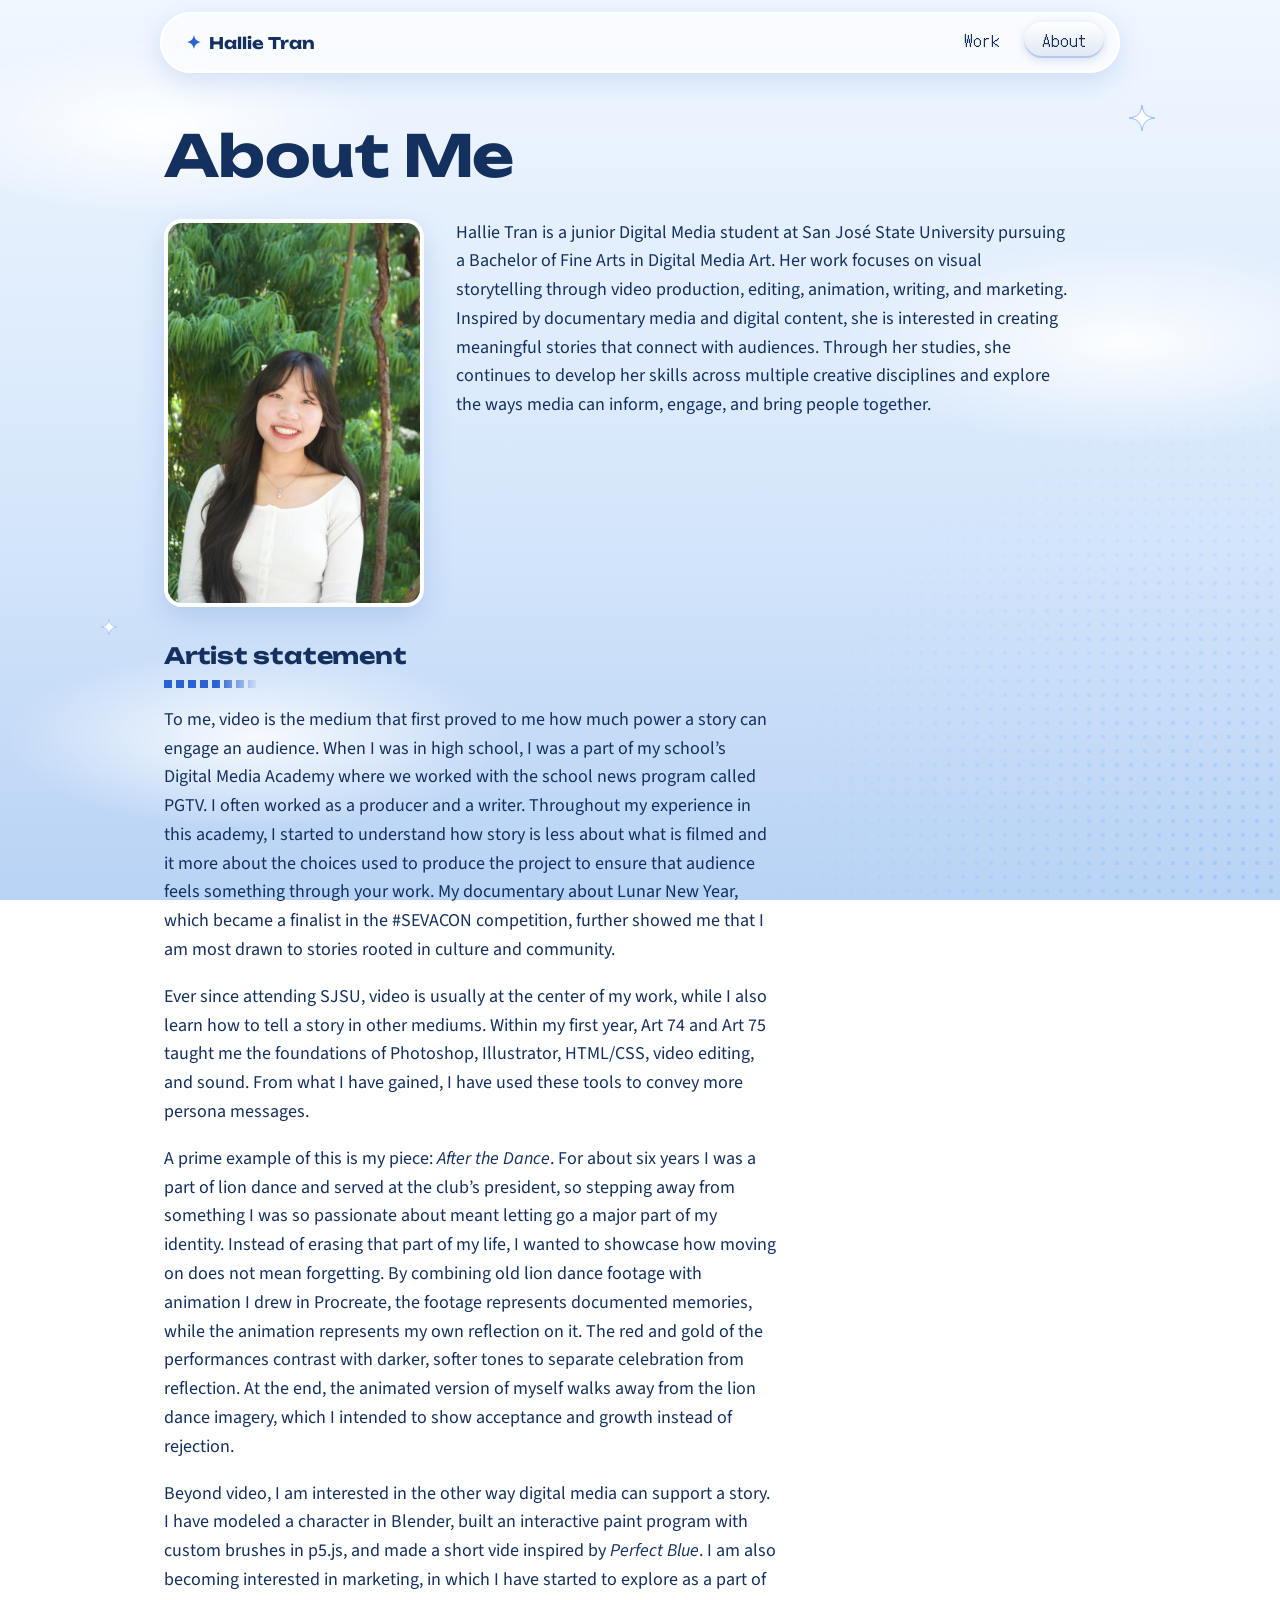
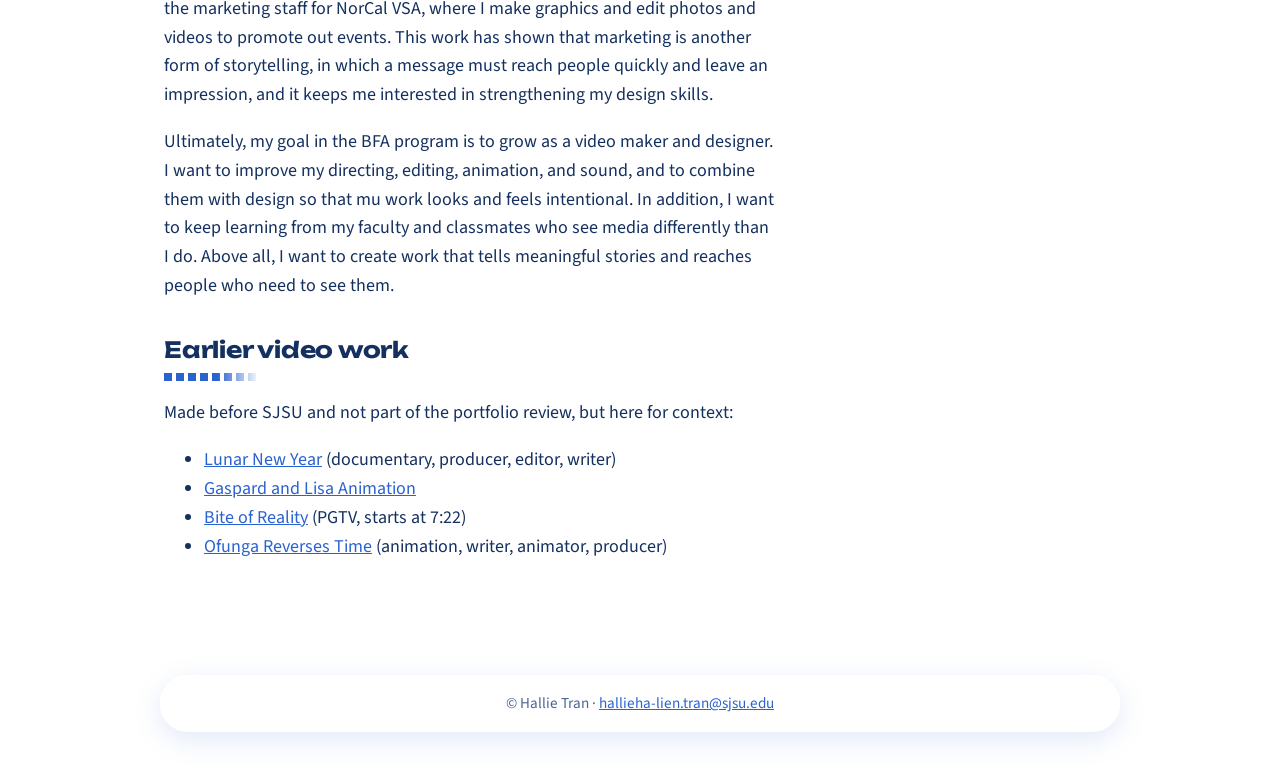
<file: about.html>
<!DOCTYPE html>
<html lang="en">
<head>
<meta charset="utf-8">
<meta name="viewport" content="width=device-width, initial-scale=1">
<title>About Me | Hallie Tran</title>
<link rel="preconnect" href="https://fonts.googleapis.com"><link rel="preconnect" href="https://fonts.gstatic.com" crossorigin><link rel="stylesheet" href="https://fonts.googleapis.com/css2?family=Bricolage+Grotesque:wght@600;700&amp;family=Source+Sans+3:wght@400;600&amp;display=swap">
<link rel="stylesheet" href="css/style.css">
</head>
<body>
<header class="site"><div class="wrap">
  <a class="brand" href="index.html"><span>&#9789;</span>Hallie Tran</a>
  <nav aria-label="Main"><a href="index.html">Work</a><a href="about.html" aria-current="page">About</a></nav>
</div></header>
<main class="page"><div class="wrap">
    <h1>About Me</h1>
  <div style="display:flex;gap:32px;align-items:flex-start;flex-wrap:wrap">
    <img src="images/hallie.jpg" alt="Photo of Hallie Tran" style="width:260px;max-width:100%;height:auto;border-radius:18px;border:4px solid #fff;box-shadow:0 10px 28px rgba(60,110,200,.2)">
    <p style="flex:1;min-width:260px;margin-top:0">Hallie Tran is a junior Digital Media student at San José State University pursuing a Bachelor of Fine Arts in Digital Media Art. Her work focuses on visual storytelling through video production, editing, animation, writing, and marketing. Inspired by documentary media and digital content, she is interested in creating meaningful stories that connect with audiences. Through her studies, she continues to develop her skills across multiple creative disciplines and explore the ways media can inform, engage, and bring people together.</p>
  </div>
    <h2>Artist statement</h2>
  <p>
To me, video is the medium that first proved to me how much power a story can engage an audience. When I was in high school, I was a part of my school’s Digital Media Academy where we worked with the school news program called PGTV. I often worked as a producer and a writer. Throughout my experience in this academy, I started to understand how story is less about what is filmed and it more about the choices used to produce the project to ensure that audience feels something through your work. My documentary about Lunar New Year, which became a finalist in the #SEVACON competition, further showed me that I am most drawn to stories rooted in culture and community.
</p>

<p>
Ever since attending SJSU, video is usually at the center of my work, while I also learn how to tell a story in other mediums. Within my first year, Art 74 and Art 75 taught me the foundations of Photoshop, Illustrator, HTML/CSS, video editing, and sound. From what I have gained, I have used these tools to convey more persona messages.
</p>

<p>
A prime example of this is my piece: <i>After the Dance</i>. For about six years I was a part of lion dance and served at the club’s president, so stepping away from something I was so passionate about meant letting go a major part of my identity. Instead of erasing that part of my life, I wanted to showcase how moving on does not mean forgetting. By combining old lion dance footage with animation I drew in Procreate, the footage represents documented memories, while the animation represents my own reflection on it. The red and gold of the performances contrast with darker, softer tones to separate celebration from reflection. At the end, the animated version of myself walks away from the lion dance imagery, which I intended to show acceptance and growth instead of rejection.
</p>

<p>
Beyond video, I am interested in the other way digital media can support a story. I have modeled a character in Blender, built an interactive paint program with custom brushes in p5.js, and made a short vide inspired  by <i>Perfect Blue</i>. I am also becoming interested in marketing, in which I have started to explore as a part of the marketing staff for NorCal VSA, where I make graphics and edit photos and videos to promote out events. This work has shown that marketing is another form of storytelling, in which a message must reach people quickly and leave an impression, and it keeps me interested in strengthening my design skills.
</p>

<p>
Ultimately, my goal in the BFA program is to grow as a video maker and designer. I want to improve my directing, editing, animation, and sound, and to combine them with design so that mu work looks and feels intentional. In addition, I want to keep learning from my faculty and classmates who see media differently than I do. Above all, I want to create work that tells meaningful stories and reaches people who need to see them.
</p>
  <h2>Earlier video work</h2>
  <p>Made before SJSU and not part of the portfolio review, but here for context:</p>
  <ul>
    <li><a href="https://youtu.be/JXGXGtC088w">Lunar New Year</a> (documentary, producer, editor, writer)</li>
    <li><a href="https://youtu.be/ZME17g2Rh5M">Gaspard and Lisa Animation</a></li>
    <li><a href="https://www.youtube.com/live/OXpCrnNF0-4">Bite of Reality</a> (PGTV, starts at 7:22)</li>
    <li><a href="https://youtu.be/BwsD4tsR7Ys">Ofunga Reverses Time</a> (animation, writer, animator, producer)</li>
  </ul>
</div></main>
<footer class="site"><div class="wrap">
  <p>&copy; Hallie Tran &middot; <a href="mailto:hallieha-lien.tran@sjsu.edu">hallieha-lien.tran@sjsu.edu</a></p>
</div></footer>
</body>
</html>
</file>
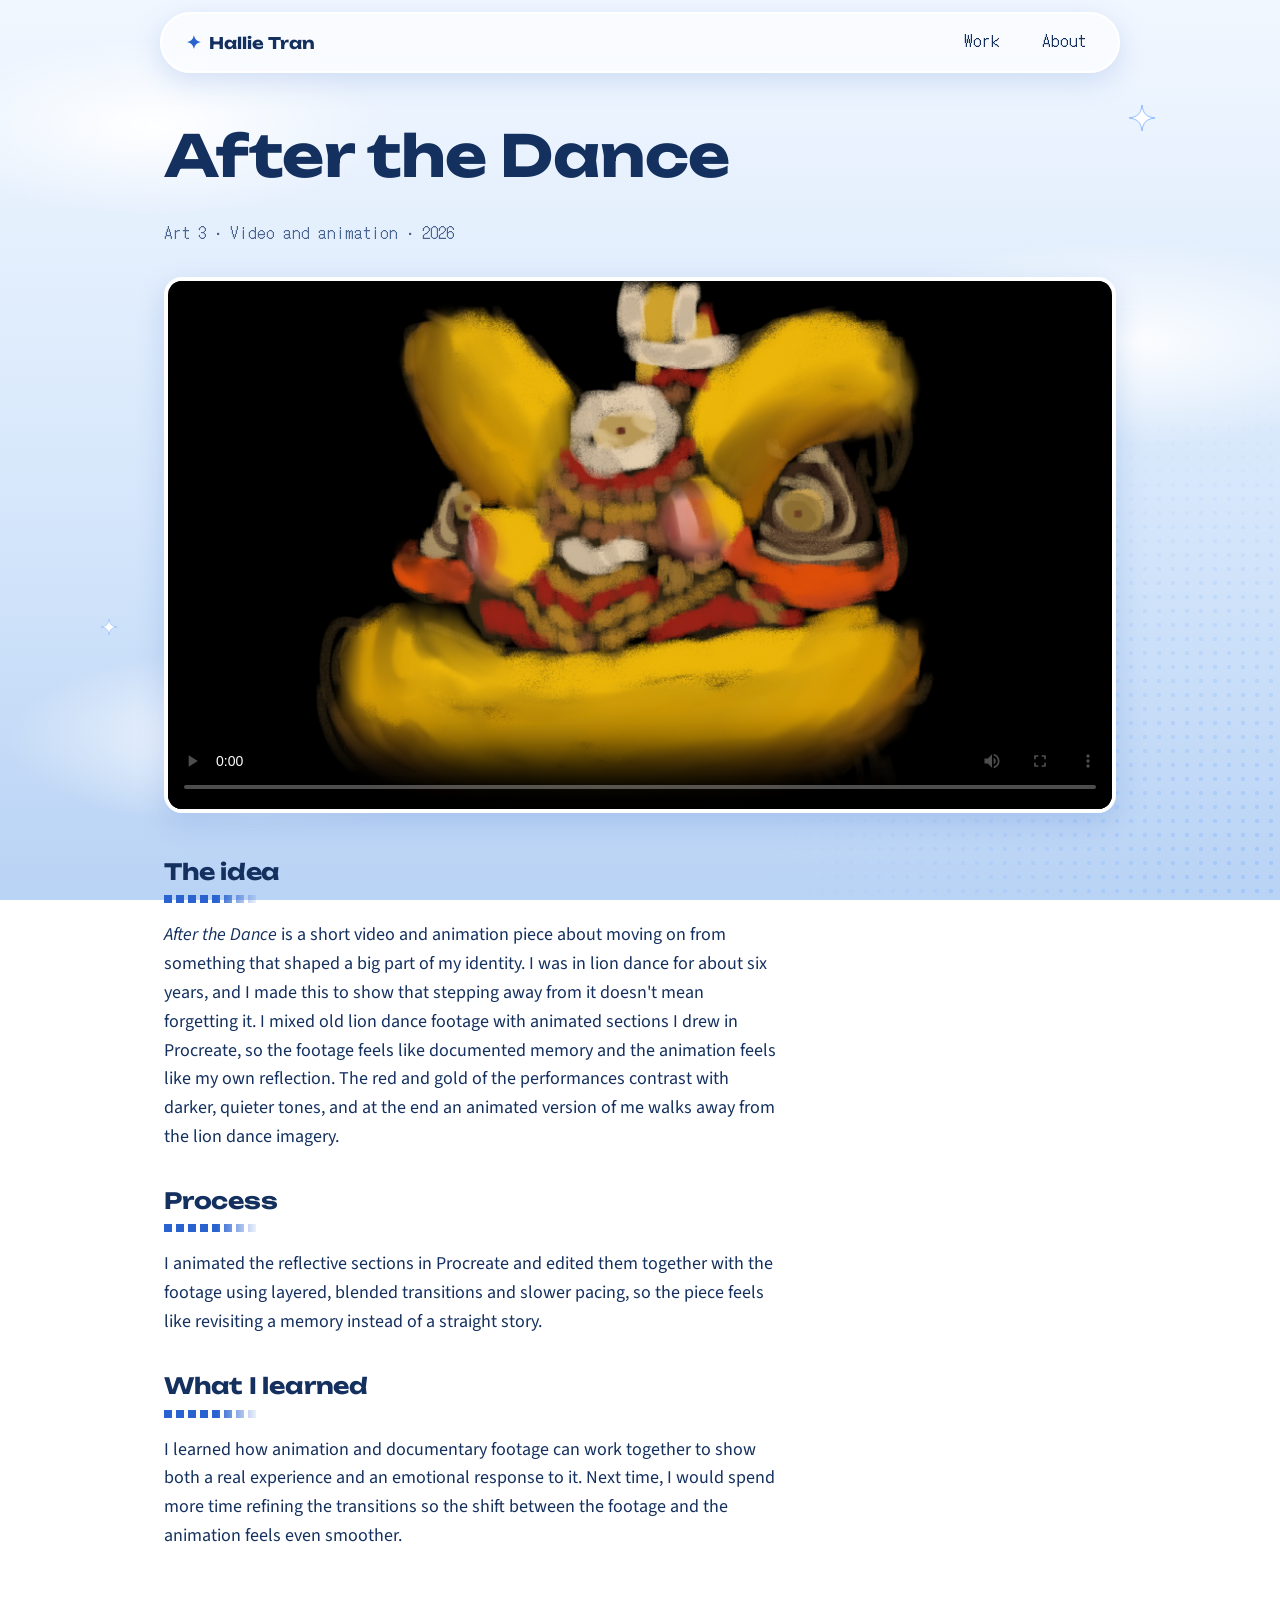
<file: projects/project-01.html>
<!DOCTYPE html>
<html lang="en">
<head>
<meta charset="utf-8">
<meta name="viewport" content="width=device-width, initial-scale=1">
<title>After the Dance | Hallie Tran</title>
<link rel="preconnect" href="https://fonts.googleapis.com"><link rel="preconnect" href="https://fonts.gstatic.com" crossorigin><link rel="stylesheet" href="https://fonts.googleapis.com/css2?family=Bricolage+Grotesque:wght@600;700&amp;family=Source+Sans+3:wght@400;600&amp;display=swap">
<link rel="stylesheet" href="../css/style.css">
</head>
<body>
<header class="site"><div class="wrap">
  <a class="brand" href="../index.html"><span>&#9789;</span>Hallie Tran</a>
  <nav aria-label="Main"><a href="../index.html">Work</a><a href="../about.html">About</a></nav>
</div></header>
<main class="page"><div class="wrap">
  <h1>After the Dance</h1>
  <p class="meta">Art 3 &middot; Video and animation &middot; 2026</p>
  <div class="media">
    <video controls preload="metadata" poster="../images/lion.png" style="width:100%;max-width:960px;aspect-ratio:16/9;background:#000;border-radius:18px;border:4px solid #fff;box-shadow:0 10px 28px rgba(60,110,200,.2)">
      <source src="../videos/afterthedance_hb.mp4" type="video/mp4">
      Your browser can't play this video.
    </video>
  </div>
  <h2>The idea</h2>
  <p><em>After the Dance</em> is a short video and animation piece about moving on from something that shaped a big part of my identity. I was in lion dance for about six years, and I made this to show that stepping away from it doesn't mean forgetting it. I mixed old lion dance footage with animated sections I drew in Procreate, so the footage feels like documented memory and the animation feels like my own reflection. The red and gold of the performances contrast with darker, quieter tones, and at the end an animated version of me walks away from the lion dance imagery.</p>
  <h2>Process</h2>
  <p>I animated the reflective sections in Procreate and edited them together with the footage using layered, blended transitions and slower pacing, so the piece feels like revisiting a memory instead of a straight story.</p>
  <h2>What I learned</h2>
  <p>I learned how animation and documentary footage can work together to show both a real experience and an emotional response to it. Next time, I would spend more time refining the transitions so the shift between the footage and the animation feels even smoother.</p>
</div></main>
</body>
</html>
</file>
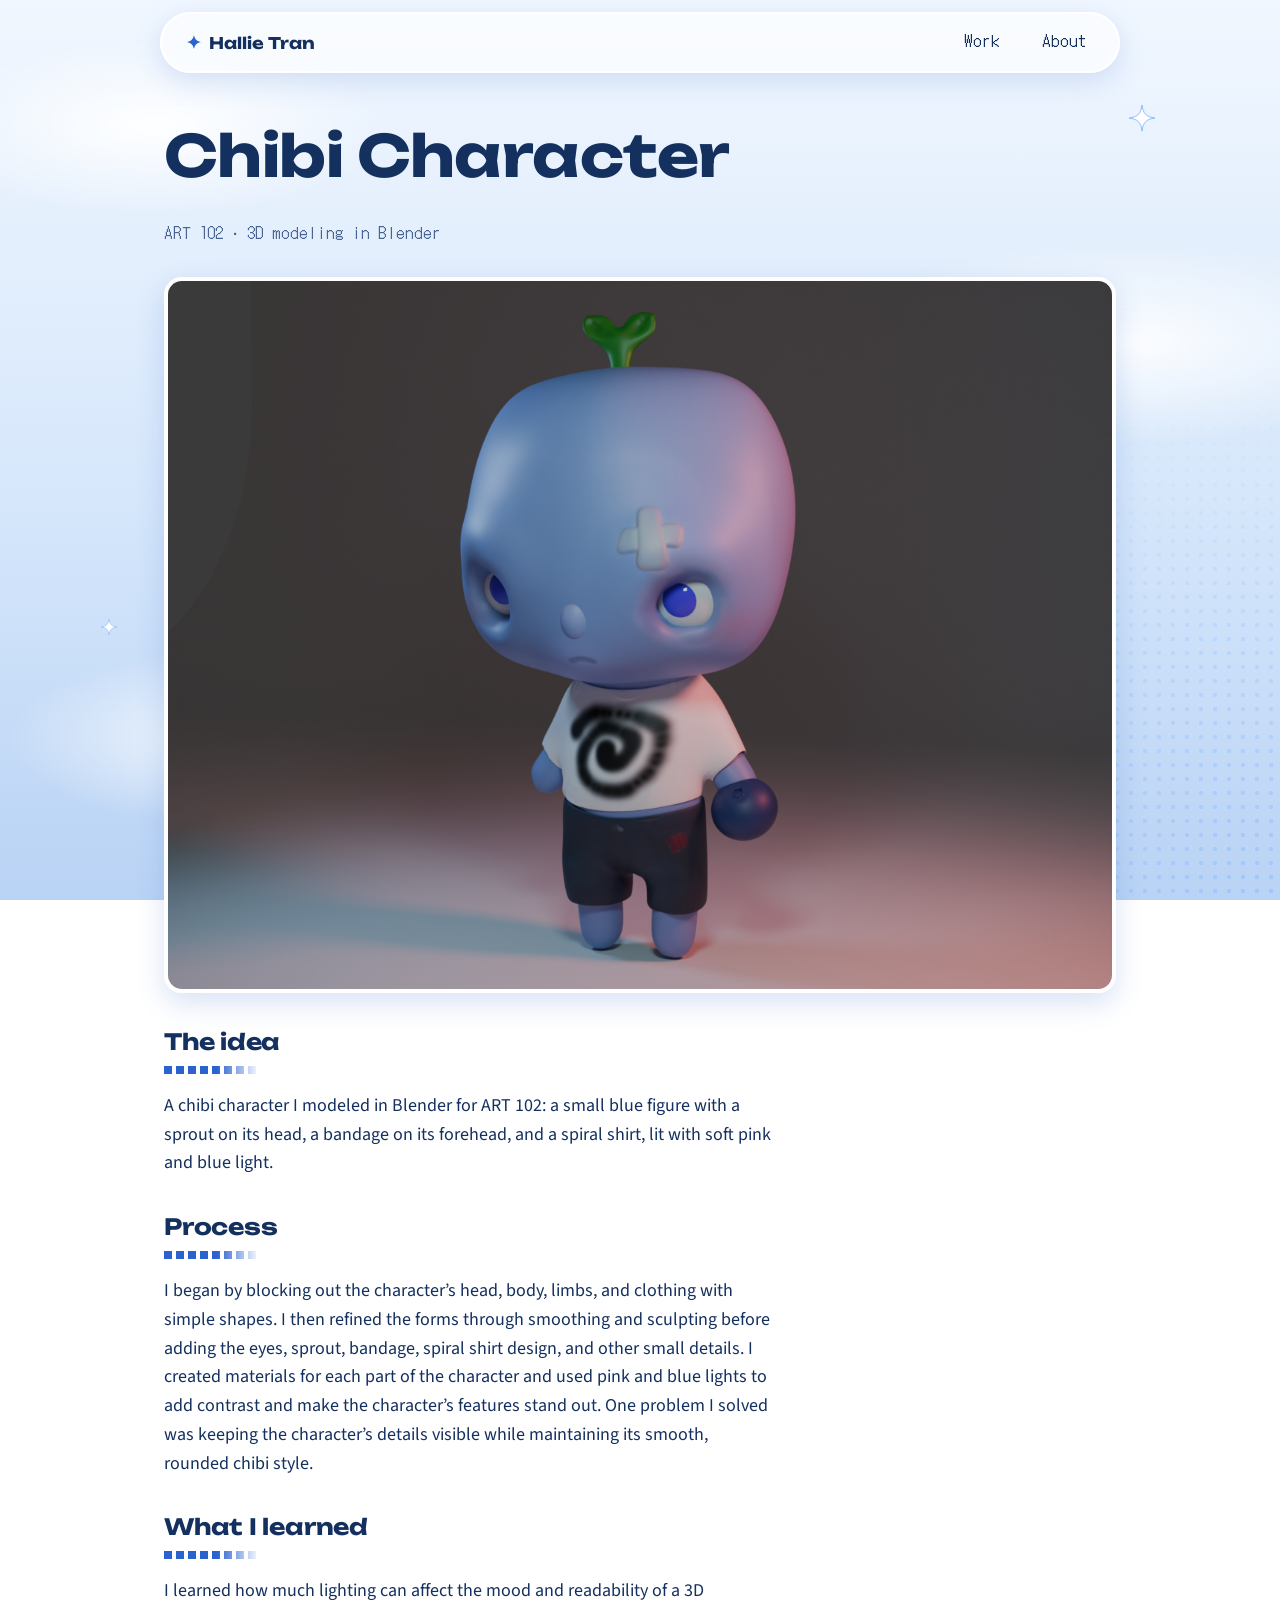
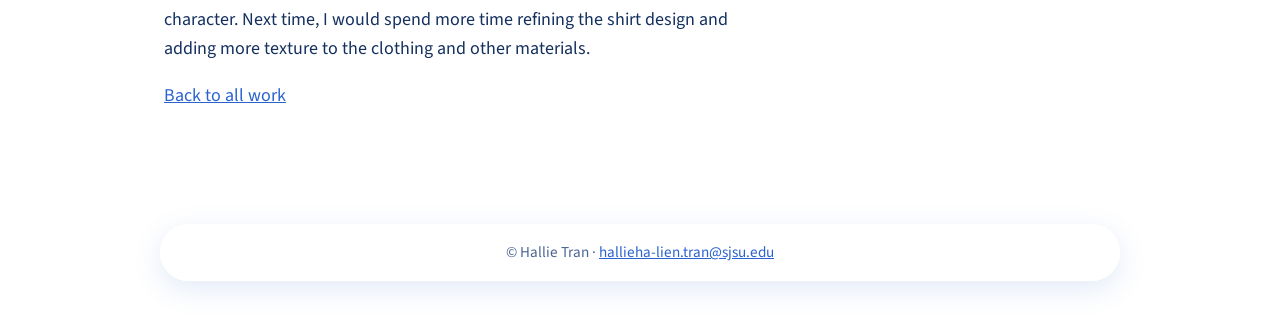
<file: projects/project-02.html>
<!DOCTYPE html>
<html lang="en">
<head>
<meta charset="utf-8">
<meta name="viewport" content="width=device-width, initial-scale=1">
<title>Chibi Character | Hallie Tran</title>
<link rel="preconnect" href="https://fonts.googleapis.com"><link rel="preconnect" href="https://fonts.gstatic.com" crossorigin><link rel="stylesheet" href="https://fonts.googleapis.com/css2?family=Bricolage+Grotesque:wght@600;700&amp;family=Source+Sans+3:wght@400;600&amp;display=swap">
<link rel="stylesheet" href="../css/style.css">
</head>
<body>
<header class="site"><div class="wrap">
  <a class="brand" href="../index.html"><span>&#9789;</span>Hallie Tran</a>
  <nav aria-label="Main"><a href="../index.html">Work</a><a href="../about.html">About</a></nav>
</div></header>
<main class="page"><div class="wrap">
  <h1>Chibi Character</h1>
  <p class="meta">ART 102 &middot; 3D modeling in Blender</p>
  <div class="media">
    <img src="../images/chibi.png" alt="3D rendered chibi character: a small blue figure with a green sprout on its head, a bandage on its forehead, and a white shirt with a spiral">
  </div>
  <h2>The idea</h2>
  <p>A chibi character I modeled in Blender for ART 102: a small blue figure with a sprout on its head, a bandage on its forehead, and a spiral shirt, lit with soft pink and blue light.</p>
  <h2>Process</h2>
  <p>I began by blocking out the character’s head, body, limbs, and clothing with simple shapes. I then refined the forms through smoothing and sculpting before adding the eyes, sprout, bandage, spiral shirt design, and other small details. I created materials for each part of the character and used pink and blue lights to add contrast and make the character’s features stand out. One problem I solved was keeping the character’s details visible while maintaining its smooth, rounded chibi style.</p>
  <h2>What I learned</h2>
  <p>I learned how much lighting can affect the mood and readability of a 3D character. Next time, I would spend more time refining the shirt design and adding more texture to the clothing and other materials.</p>

  <p><a href="../index.html">Back to all work</a></p>
</div></main>
<footer class="site"><div class="wrap">
  <p>&copy; Hallie Tran &middot; <a href="mailto:hallieha-lien.tran@sjsu.edu">hallieha-lien.tran@sjsu.edu</a></p>
</div></footer>
</body>
</html>
</file>
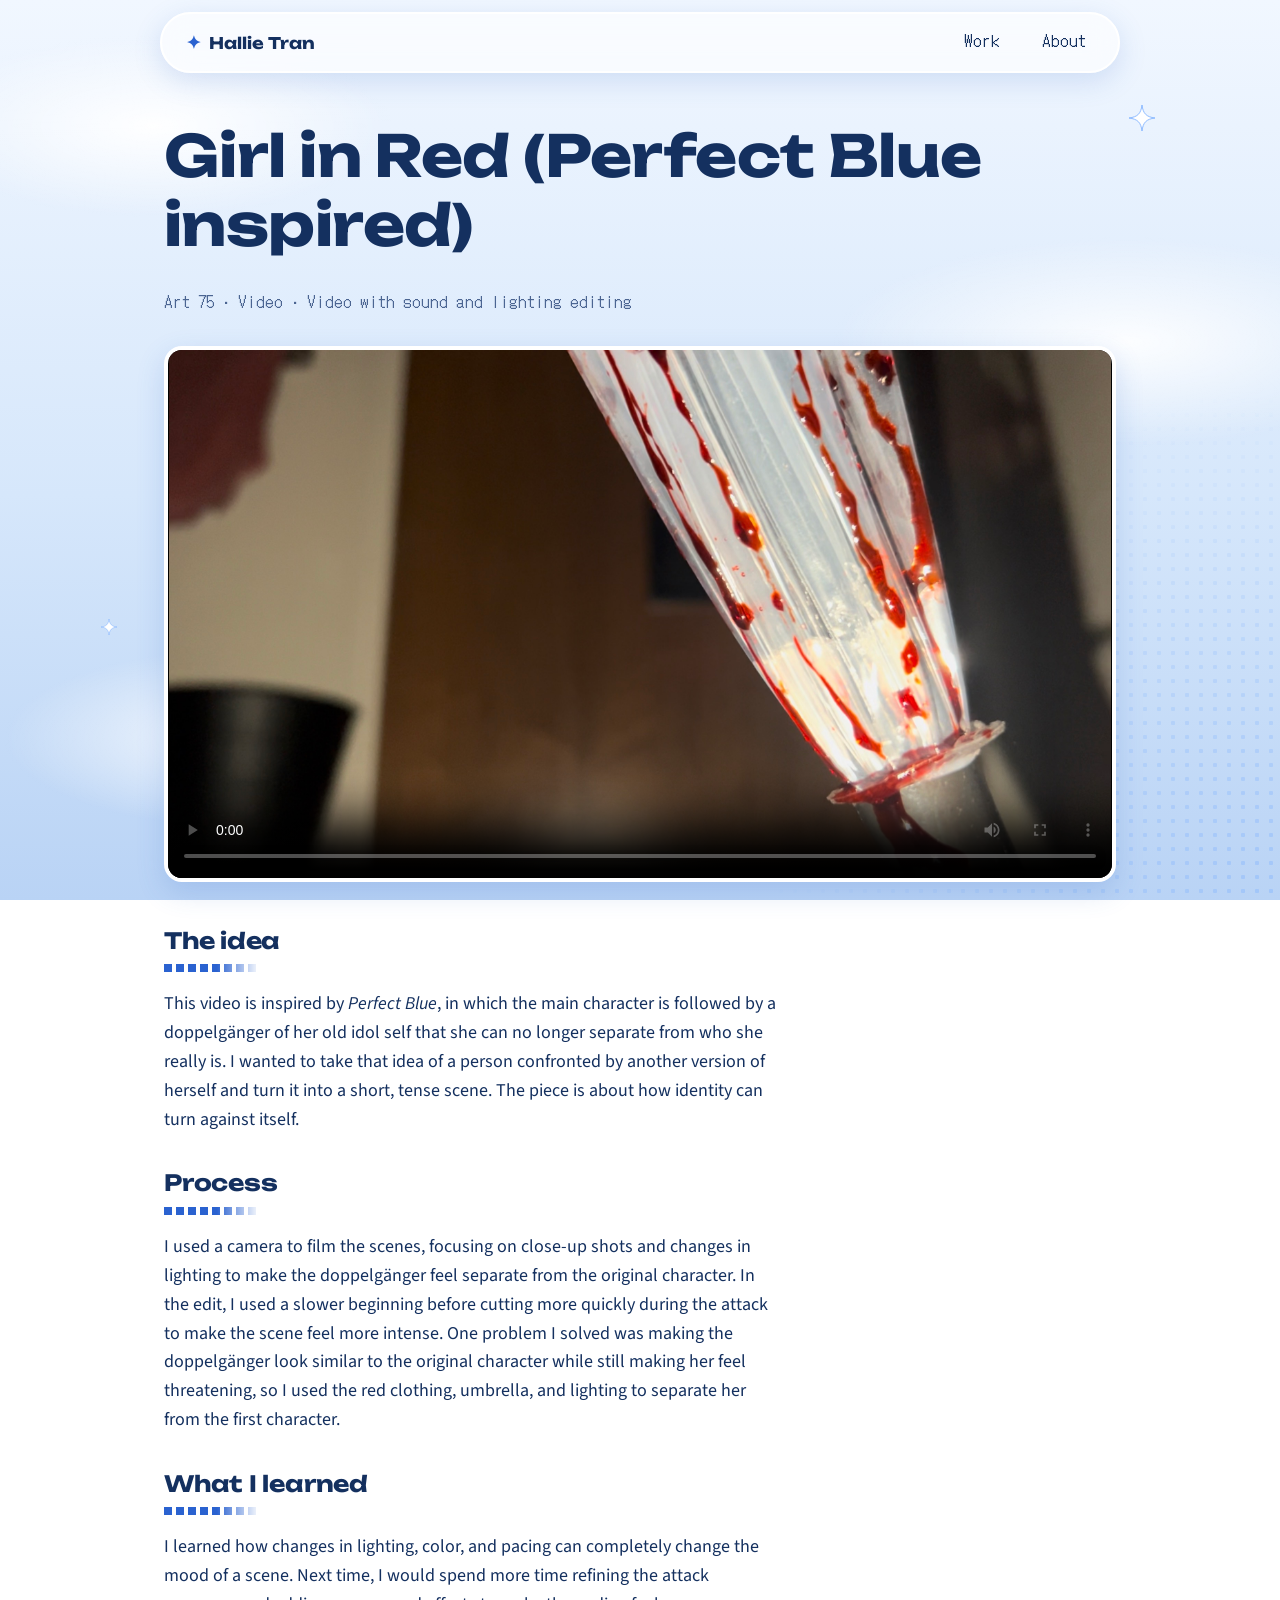
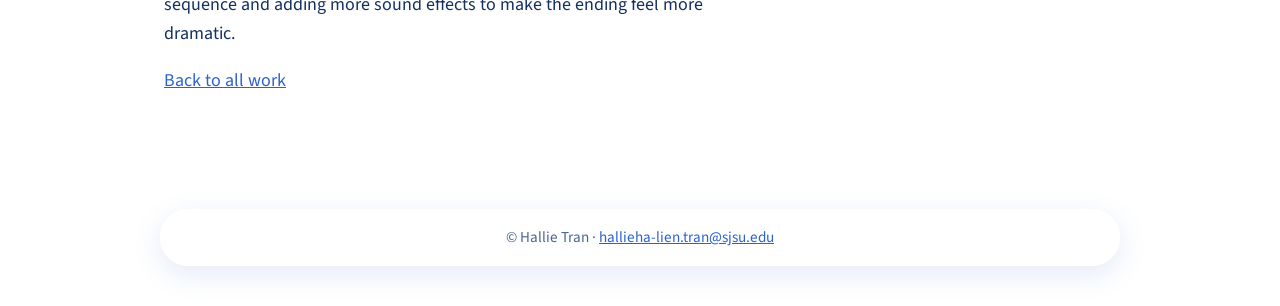
<file: projects/project-03.html>
<!DOCTYPE html>
<html lang="en">
<head>
<meta charset="utf-8">
<meta name="viewport" content="width=device-width, initial-scale=1">
<title>Girl in Red (Perfect Blue inspired) | Hallie Tran</title>
<link rel="preconnect" href="https://fonts.googleapis.com"><link rel="preconnect" href="https://fonts.gstatic.com" crossorigin><link rel="stylesheet" href="https://fonts.googleapis.com/css2?family=Bricolage+Grotesque:wght@600;700&amp;family=Source+Sans+3:wght@400;600&amp;display=swap">
<link rel="stylesheet" href="../css/style.css">
</head>
<body>
<header class="site"><div class="wrap">
  <a class="brand" href="../index.html"><span>&#9789;</span>Hallie Tran</a>
  <nav aria-label="Main"><a href="../index.html">Work</a><a href="../about.html">About</a></nav>
</div></header>
<main class="page"><div class="wrap">
  <h1>Girl in Red (Perfect Blue inspired)</h1>
  <p class="meta">Art 75 &middot; Video &middot; Video with sound and lighting editing</p>
  <div class="media">
    <video controls preload="metadata" poster="../images/umbrella_weapon.png" style="width:100%;max-width:960px;aspect-ratio:16/9;background:#000;border-radius:18px;border:4px solid #fff;box-shadow:0 10px 28px rgba(60,110,200,.2)">
      <source src="../videos/girlinred.mp4" type="video/mp4">
      Your browser can't play this video.
    </video>
  </div>
    <h2>The idea</h2>
  <p>This video is inspired by <em>Perfect Blue</em>, in which the main character is followed by a doppelgänger of her old idol self that she can no longer separate from who she really is. I wanted to take that idea of a person confronted by another version of herself and turn it into a short, tense scene. The piece is about how identity can turn against itself.</p>
  <h2>Process</h2>
  <p>I used a camera to film the scenes, focusing on close-up shots and changes in lighting to make the doppelgänger feel separate from the original character. In the edit, I used a slower beginning before cutting more quickly during the attack to make the scene feel more intense. One problem I solved was making the doppelgänger look similar to the original character while still making her feel threatening, so I used the red clothing, umbrella, and lighting to separate her from the first character.</p>
  <h2>What I learned</h2>
  <p>I learned how changes in lighting, color, and pacing can completely change the mood of a scene. Next time, I would spend more time refining the attack sequence and adding more sound effects to make the ending feel more dramatic.</p>

  <p><a href="../index.html">Back to all work</a></p>
</div></main>
<footer class="site"><div class="wrap">
  <p>&copy; Hallie Tran &middot; <a href="mailto:hallieha-lien.tran@sjsu.edu">hallieha-lien.tran@sjsu.edu</a></p>
</div></footer>
</body>
</html>
</file>
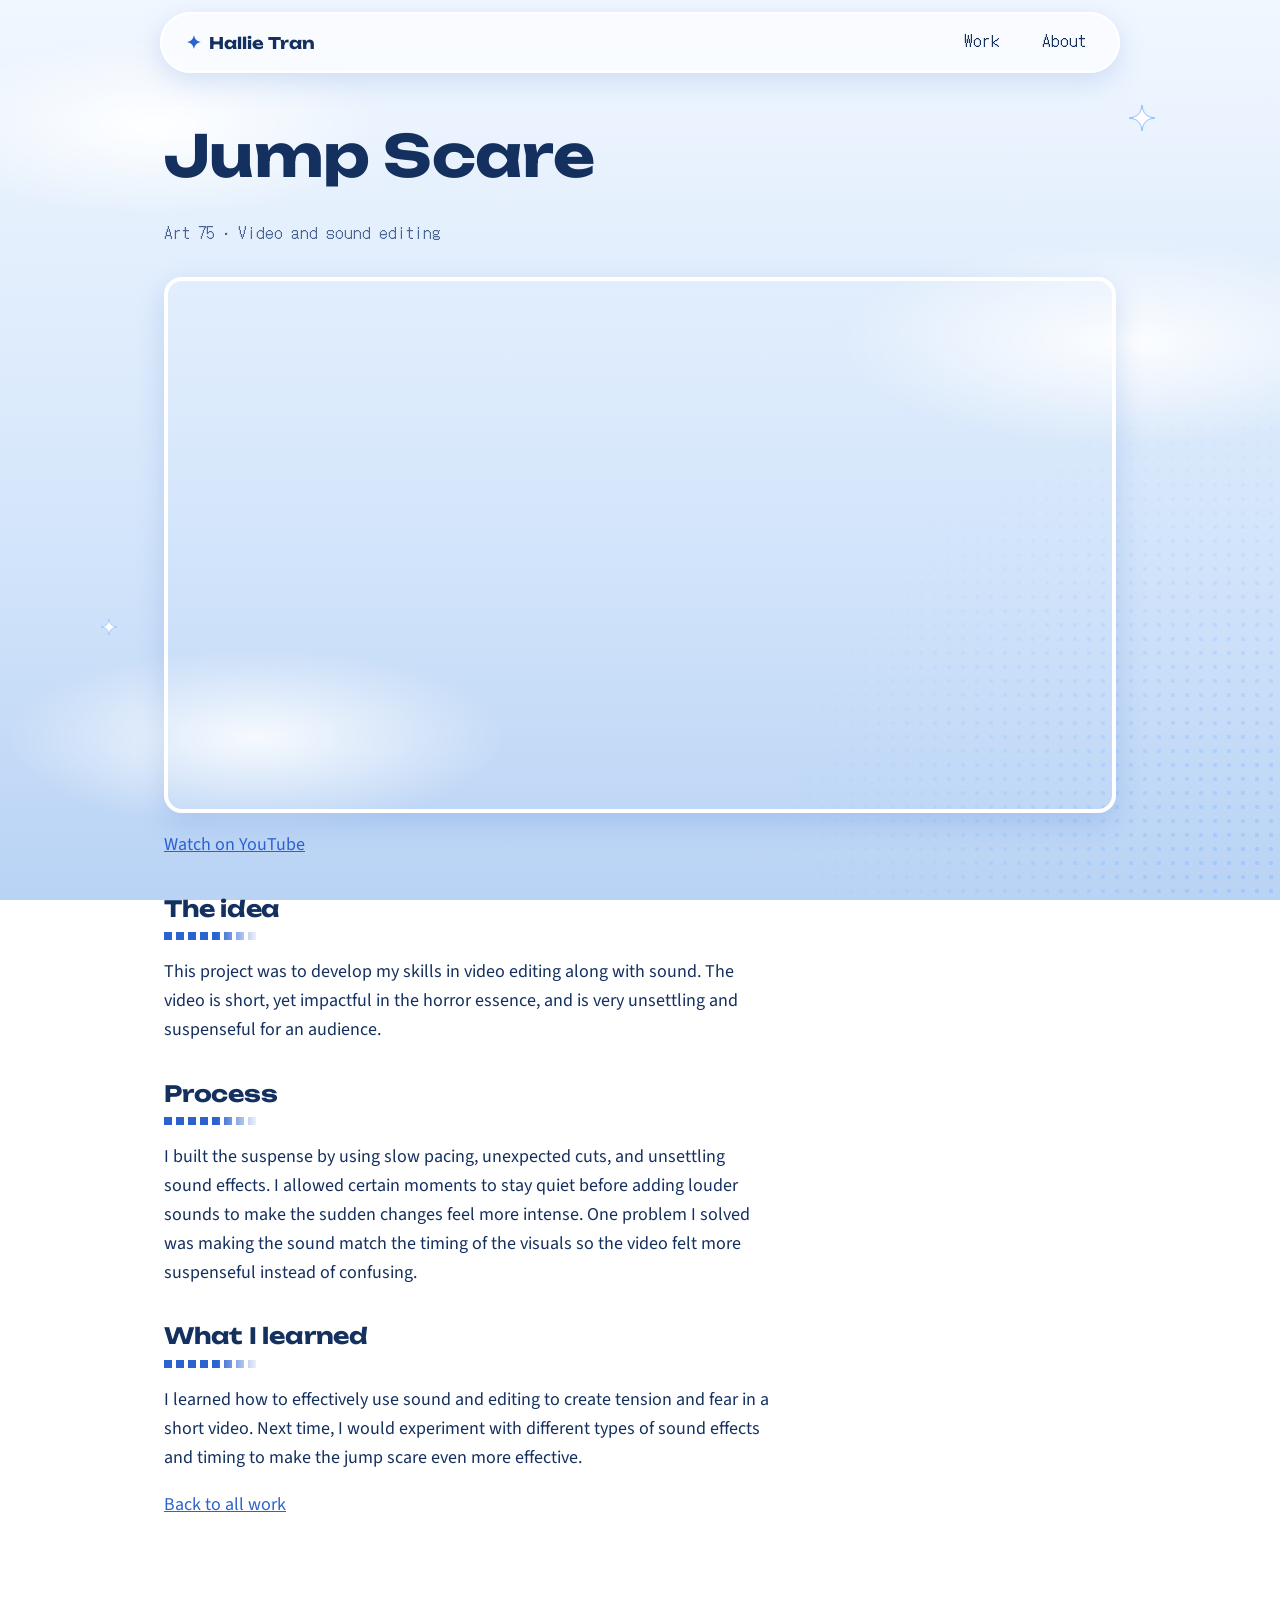
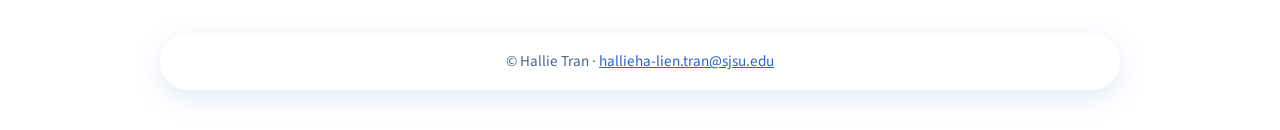
<file: projects/project-04.html>
<!DOCTYPE html>
<html lang="en">
<head>
<meta charset="utf-8">
<meta name="viewport" content="width=device-width, initial-scale=1">
<title>Jump Scare | Hallie Tran</title>
<link rel="preconnect" href="https://fonts.googleapis.com"><link rel="preconnect" href="https://fonts.gstatic.com" crossorigin><link rel="stylesheet" href="https://fonts.googleapis.com/css2?family=Bricolage+Grotesque:wght@600;700&amp;family=Source+Sans+3:wght@400;600&amp;display=swap">
<link rel="stylesheet" href="../css/style.css">
</head>
<body>
<header class="site"><div class="wrap">
  <a class="brand" href="../index.html"><span>&#9789;</span>Hallie Tran</a>
  <nav aria-label="Main"><a href="../index.html">Work</a><a href="../about.html">About</a></nav>
</div></header>
<main class="page"><div class="wrap">
  <h1>Jump Scare</h1>
  <p class="meta">Art 75 &middot; Video and sound editing</p>
  <div class="media">
    <div class="video"><iframe src="https://www.youtube.com/embed/3-_JdGlhLcU" title="Jump Scare video" allow="accelerometer; clipboard-write; encrypted-media; gyroscope; picture-in-picture; web-share" allowfullscreen></iframe></div>
    <p><a href="https://youtu.be/3-_JdGlhLcU">Watch on YouTube</a></p>
  </div>
  <h2>The idea</h2>
  <p>This project was to develop my skills in video editing along with sound. The video is short, yet impactful in the horror essence, and is very unsettling and suspenseful for an audience.</p>
  <h2>Process</h2>
  <p>I built the suspense by using slow pacing, unexpected cuts, and unsettling sound effects. I allowed certain moments to stay quiet before adding louder sounds to make the sudden changes feel more intense. One problem I solved was making the sound match the timing of the visuals so the video felt more suspenseful instead of confusing. </p>
    <h2>What I learned</h2>
  <p>I learned how to effectively use sound and editing to create tension and fear in a short video. Next time, I would experiment with different types of sound effects and timing to make the jump scare even more effective.</p>

  <p><a href="../index.html">Back to all work</a></p>
</div></main>
<footer class="site"><div class="wrap">
  <p>&copy; Hallie Tran &middot; <a href="mailto:hallieha-lien.tran@sjsu.edu">hallieha-lien.tran@sjsu.edu</a></p>
</div></footer>
</body>
</html>
</file>
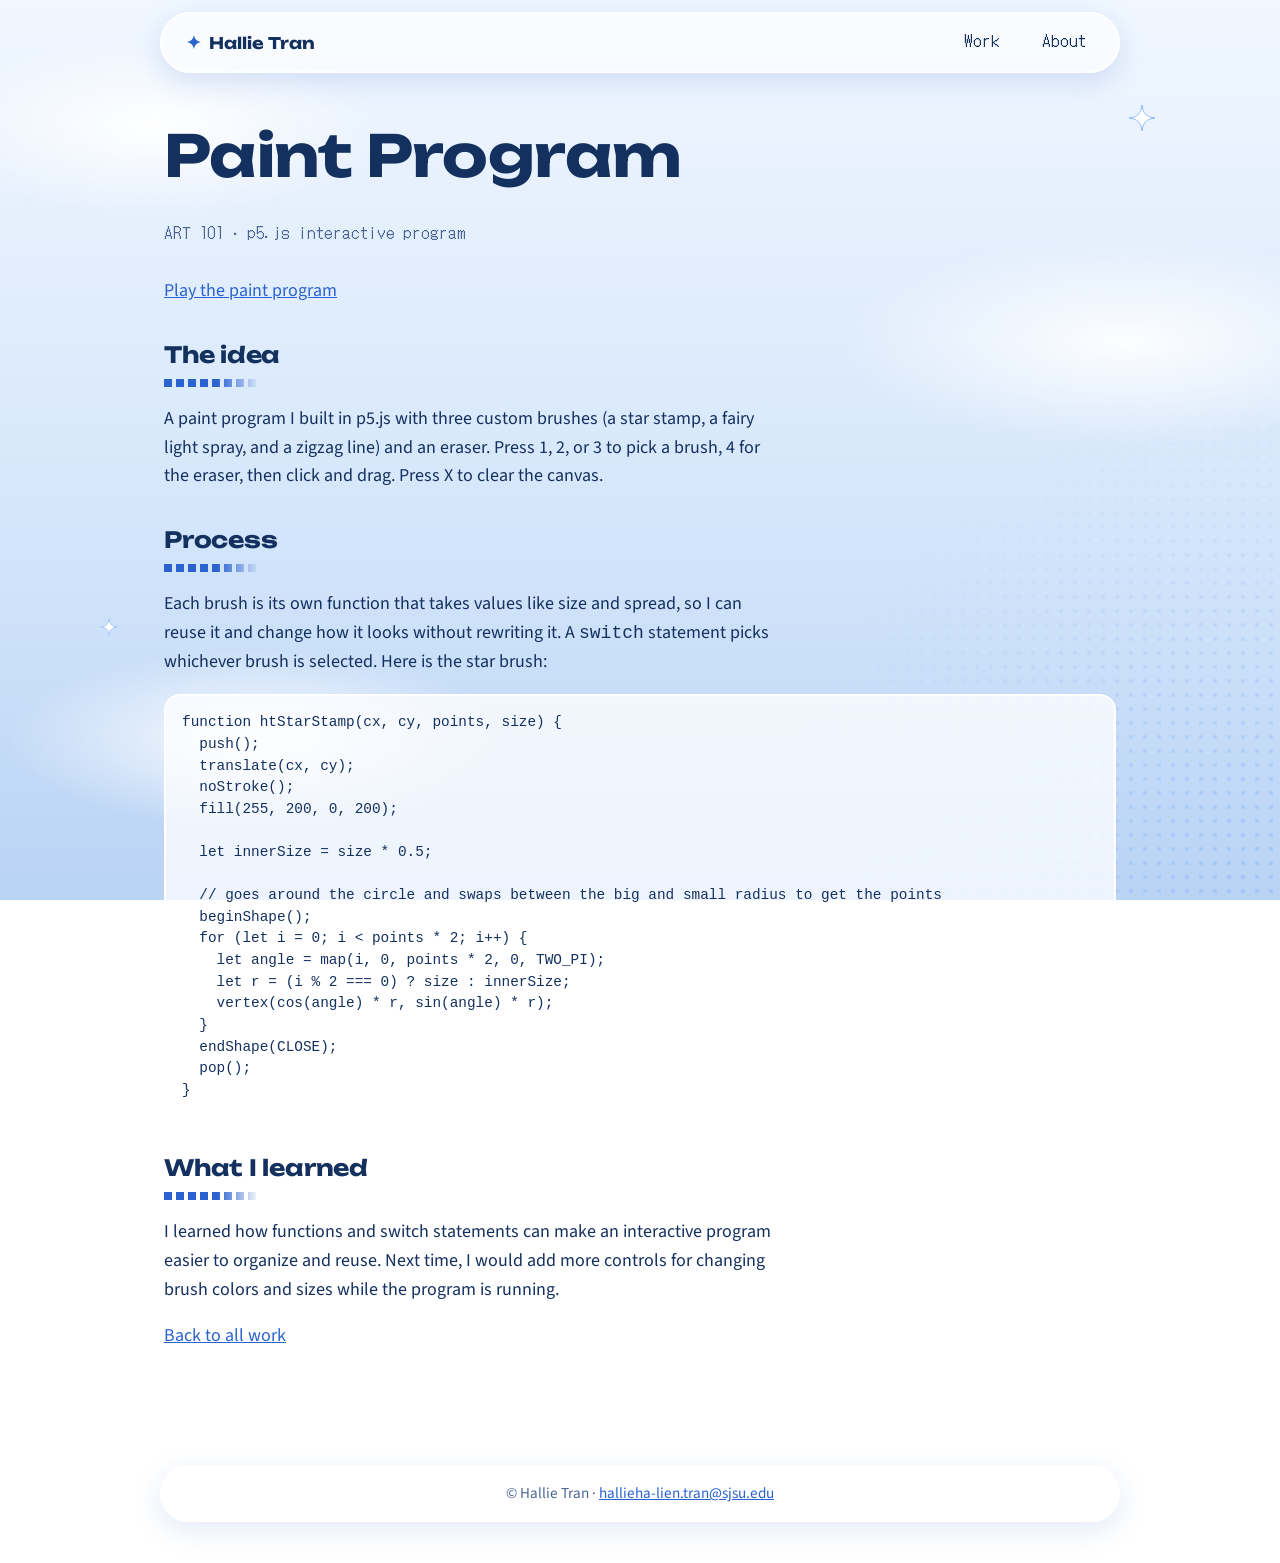
<file: projects/project-06.html>
<!DOCTYPE html>
<html lang="en">
<head>
<meta charset="utf-8">
<meta name="viewport" content="width=device-width, initial-scale=1">
<title>Paint Program | Hallie Tran</title>
<link rel="preconnect" href="https://fonts.googleapis.com"><link rel="preconnect" href="https://fonts.gstatic.com" crossorigin><link rel="stylesheet" href="https://fonts.googleapis.com/css2?family=Bricolage+Grotesque:wght@600;700&amp;family=Source+Sans+3:wght@400;600&amp;display=swap">
<link rel="stylesheet" href="../css/style.css">
</head>
<body>
<header class="site"><div class="wrap">
  <a class="brand" href="../index.html"><span>&#9789;</span>Hallie Tran</a>
  <nav aria-label="Main"><a href="../index.html">Work</a><a href="../about.html">About</a></nav>
</div></header>
<main class="page"><div class="wrap">
  <h1>Paint Program</h1>
  <p class="meta">ART 101 &middot; p5.js interactive program</p>

  <p><a href="https://editor.p5js.org/ha.ling.ling1/full/QZXUO6As_">Play the paint program</a></p>

  <h2>The idea</h2>
  <p>A paint program I built in p5.js with three custom brushes (a star stamp, a fairy light spray, and a zigzag line) and an eraser. Press 1, 2, or 3 to pick a brush, 4 for the eraser, then click and drag. Press X to clear the canvas.</p>

  <h2>Process</h2>
  <p>Each brush is its own function that takes values like size and spread, so I can reuse it and change how it looks without rewriting it. A <code>switch</code> statement picks whichever brush is selected. Here is the star brush:</p>
  <pre><code>function htStarStamp(cx, cy, points, size) {
  push();
  translate(cx, cy);
  noStroke();
  fill(255, 200, 0, 200);

  let innerSize = size * 0.5;

  // goes around the circle and swaps between the big and small radius to get the points
  beginShape();
  for (let i = 0; i &lt; points * 2; i++) {
    let angle = map(i, 0, points * 2, 0, TWO_PI);
    let r = (i % 2 === 0) ? size : innerSize;
    vertex(cos(angle) * r, sin(angle) * r);
  }
  endShape(CLOSE);
  pop();
}</code></pre>

  <h2>What I learned</h2>
  <p>I learned how functions and switch statements can make an interactive program easier to organize and reuse. Next time, I would add more controls for changing brush colors and sizes while the program is running.</p>

  <p><a href="../index.html">Back to all work</a></p>
</div></main>
<footer class="site"><div class="wrap">
  <p>&copy; Hallie Tran &middot; <a href="mailto:hallieha-lien.tran@sjsu.edu">hallieha-lien.tran@sjsu.edu</a></p>
</div></footer>
</body>
</html>
</file>
<file: css/style.css>
@import url("https://fonts.googleapis.com/css2?family=DotGothic16&family=Unbounded:wght@500;700&display=swap");
:root{--sky1:#f1f7ff;--sky2:#d6e7fb;--sky3:#b9d3f5;--ink:#14305f;--muted:#4b6592;--accent:#2a62d0;--blue:#7fb2ff;--silver:#dfe7f3;--card:rgba(255,255,255,.65);
--chrome:linear-gradient(180deg,#14305f 0%,#4f86e6 48%,#14305f 54%,#7fa8ee 100%);
--head:"Unbounded","Helvetica Neue",Arial,sans-serif;--pixel:"DotGothic16","Courier New",monospace;--body:"Source Sans 3","Helvetica Neue",Arial,sans-serif}
*{box-sizing:border-box}
html{scroll-behavior:smooth}
body{margin:0;color:var(--ink);font:18px/1.6 var(--body);position:relative;overflow-x:hidden;
background:linear-gradient(180deg,var(--sky1) 0%,var(--sky2) 55%,var(--sky3) 100%) fixed}

/* soft clouds + a few small sparkles, fixed behind everything */
body::before{content:"";position:fixed;inset:0;z-index:-2;pointer-events:none;
background-image:
radial-gradient(ellipse 340px 130px at 12% 14%,rgba(255,255,255,.95),transparent 70%),
radial-gradient(ellipse 420px 150px at 88% 38%,rgba(255,255,255,.9),transparent 70%),
radial-gradient(ellipse 360px 130px at 20% 82%,rgba(255,255,255,.85),transparent 70%),
url("data:image/svg+xml,%3Csvg xmlns='http://www.w3.org/2000/svg' viewBox='0 0 24 24'%3E%3Cpath d='M12 0C13 8 16 11 24 12C16 13 13 16 12 24C11 16 8 13 0 12C8 11 11 8 12 0Z' fill='%23fff' stroke='%237fb2ff' stroke-width='.8'/%3E%3C/svg%3E"),
url("data:image/svg+xml,%3Csvg xmlns='http://www.w3.org/2000/svg' viewBox='0 0 24 24'%3E%3Cpath d='M12 0C13 8 16 11 24 12C16 13 13 16 12 24C11 16 8 13 0 12C8 11 11 8 12 0Z' fill='%23fff' stroke='%237fb2ff' stroke-width='.8'/%3E%3C/svg%3E");
background-repeat:no-repeat;background-size:auto,auto,auto,26px 26px,16px 16px;
background-position:0 0,0 0,0 0,90% 12%,8% 70%}

/* one quiet halftone corner */
body::after{content:"";position:fixed;right:0;bottom:0;width:min(60vw,520px);height:min(60vw,520px);z-index:-1;pointer-events:none;
background-image:radial-gradient(circle,var(--blue) 2px,transparent 2.5px);background-size:14px 14px;opacity:.4;
-webkit-mask-image:radial-gradient(circle at 100% 100%,#000 0,transparent 70%);mask-image:radial-gradient(circle at 100% 100%,#000 0,transparent 70%)}

a{color:var(--accent)}
a:focus-visible{outline:3px solid var(--accent);outline-offset:3px;border-radius:8px}
h1,h2,h3{font-family:var(--head);line-height:1.2;margin:0 0 .5em;letter-spacing:-.01em}
h1{font-size:clamp(2rem,5.2vw,3.6rem)}
h2{font-size:1.4rem;margin-top:1.6em}
p{max-width:68ch}
.wrap{max-width:1000px;margin:0 auto;padding:0 24px;position:relative;z-index:1}
.sparkle{display:none}

/* frosted glass pill header */
header.site{position:sticky;top:12px;z-index:5;margin:12px auto 0;width:min(960px,calc(100% - 24px));
background:rgba(255,255,255,.6);-webkit-backdrop-filter:blur(14px);backdrop-filter:blur(14px);
border:2px solid #fff;border-radius:999px;box-shadow:0 8px 28px rgba(60,110,200,.18)}
header.site .wrap{display:flex;justify-content:space-between;align-items:center;gap:12px;flex-wrap:wrap;padding:8px 14px}
.brand{font-family:var(--head);font-weight:700;font-size:1rem;text-decoration:none;color:var(--ink);padding:6px 10px}
.brand span{font-size:0}
.brand span::before{content:"\2726";font-size:1.1rem;color:var(--accent);margin-right:8px}
nav a{margin-left:6px;text-decoration:none;color:var(--ink);padding:6px 18px;border-radius:999px;font-family:var(--pixel);font-size:1.05rem;transition:background .2s}
nav a:hover{background:rgba(255,255,255,.85)}
nav a[aria-current="page"]{background:linear-gradient(180deg,#fff,var(--silver));box-shadow:inset 0 -2px 0 rgba(60,110,200,.25),0 2px 8px rgba(60,110,200,.2)}

/* hero with a glossy bubble */
.hero{padding:88px 0 56px;position:relative;overflow:hidden}
.hero::before{content:"";position:absolute;z-index:0;pointer-events:none;border-radius:50%;
width:min(50vw,340px);height:min(50vw,340px);right:-20px;top:30px;
background:radial-gradient(circle at 30% 26%,#fff 0,rgba(255,255,255,.92) 6%,transparent 22%),
conic-gradient(from 200deg at 50% 50%,#d9ecff,#bcd7ff,#e9f1ff,#cfe3ff,#d9ecff);
box-shadow:inset -12px -16px 34px rgba(60,110,200,.3),inset 6px 6px 18px rgba(255,255,255,.8),0 18px 44px rgba(70,120,220,.28);
animation:float 7s ease-in-out infinite}
@keyframes float{0%,100%{transform:translateY(0)}50%{transform:translateY(-10px)}}
.hero h1{max-width:12ch;background:var(--chrome);-webkit-background-clip:text;background-clip:text;color:transparent;-webkit-text-fill-color:transparent;
animation:rise 1.1s ease-out both;filter:drop-shadow(0 2px 0 rgba(255,255,255,.9))}
.hero p{font-size:1.2rem;color:var(--muted);animation:rise 1.1s ease-out .3s both;max-width:46ch}
@keyframes rise{from{opacity:0;transform:translateY(14px)}to{opacity:1;transform:none}}
@media (prefers-reduced-motion:reduce){.hero h1,.hero p,.hero::before{animation:none}}

/* pixel-block bar under each heading */
h2::after{content:"";display:block;width:96px;height:8px;margin-top:10px;
background:repeating-linear-gradient(90deg,var(--accent) 0 8px,transparent 8px 12px);
-webkit-mask-image:linear-gradient(90deg,#000 55%,transparent);mask-image:linear-gradient(90deg,#000 55%,transparent)}

.grid{display:grid;grid-template-columns:repeat(auto-fill,minmax(280px,1fr));gap:26px;padding:24px 0 72px}
.card{display:block;background:var(--card);border:2px solid #fff;border-radius:24px;overflow:hidden;text-decoration:none;color:var(--ink);
box-shadow:0 10px 28px rgba(60,110,200,.16);transition:transform .25s,box-shadow .25s;-webkit-backdrop-filter:blur(8px);backdrop-filter:blur(8px)}
.card .thumb{position:relative;aspect-ratio:4/3;margin:10px;border-radius:16px;overflow:hidden;background:linear-gradient(135deg,#d6e7fb,#b9d3f5);
display:flex;align-items:center;justify-content:center;color:var(--muted);font-family:var(--pixel);font-size:1rem;padding:8px;text-align:center}
.card .thumb img{width:100%;height:100%;object-fit:cover;display:block}
/* icy blue tint + halftone dots on thumbnails; both clear on hover */
.card .thumb::after{content:"";position:absolute;inset:0;pointer-events:none;mix-blend-mode:multiply;
background-image:radial-gradient(circle,rgba(42,98,208,.5) 1.2px,transparent 1.7px);background-size:5px 5px;transition:opacity .3s}
.card .thumb::before{content:"";position:absolute;inset:0;pointer-events:none;z-index:1;
background:linear-gradient(160deg,rgba(255,255,255,.5) 0,rgba(160,200,255,.25) 100%);transition:opacity .3s}
.card:hover .thumb::after,.card:hover .thumb::before,.card:focus-visible .thumb::after,.card:focus-visible .thumb::before{opacity:0}
.card .info{padding:6px 18px 18px}
.card h3{font-size:1rem;margin-bottom:.3em}
.card p{margin:0;color:var(--muted);font-size:.95rem}
.card:hover{transform:translateY(-5px);box-shadow:0 16px 38px rgba(42,98,208,.28)}
.card.empty{border-style:dashed;border-color:#8fb4ee}
@media (prefers-reduced-motion:reduce){.card{transition:none}.card:hover{transform:none}}

main.page{padding:48px 0 72px}
/* project artwork stays unfiltered so reviewers see the real thing */
.media img{width:100%;max-width:960px;height:auto;border-radius:18px;display:block;margin:0 0 18px;border:4px solid #fff;box-shadow:0 10px 28px rgba(60,110,200,.2)}
.video{position:relative;aspect-ratio:16/9;max-width:960px;margin-bottom:16px;border-radius:18px;overflow:hidden;border:4px solid #fff;box-shadow:0 10px 28px rgba(60,110,200,.2)}
.video iframe{position:absolute;inset:0;width:100%;height:100%;border:0}
pre{background:rgba(255,255,255,.75);border:2px solid #fff;border-radius:16px;padding:16px;overflow-x:auto;font-size:.9rem;line-height:1.5}
.meta{font-family:var(--pixel);font-size:1.05rem;color:var(--muted);margin-bottom:32px}

footer.site{margin:24px auto 40px;width:min(960px,calc(100% - 24px));background:rgba(255,255,255,.6);border:2px solid #fff;border-radius:999px;
padding:14px 0;color:var(--muted);font-size:.95rem;text-align:center;box-shadow:0 8px 28px rgba(60,110,200,.15)}
footer.site p{max-width:none;margin:0}
</file>
